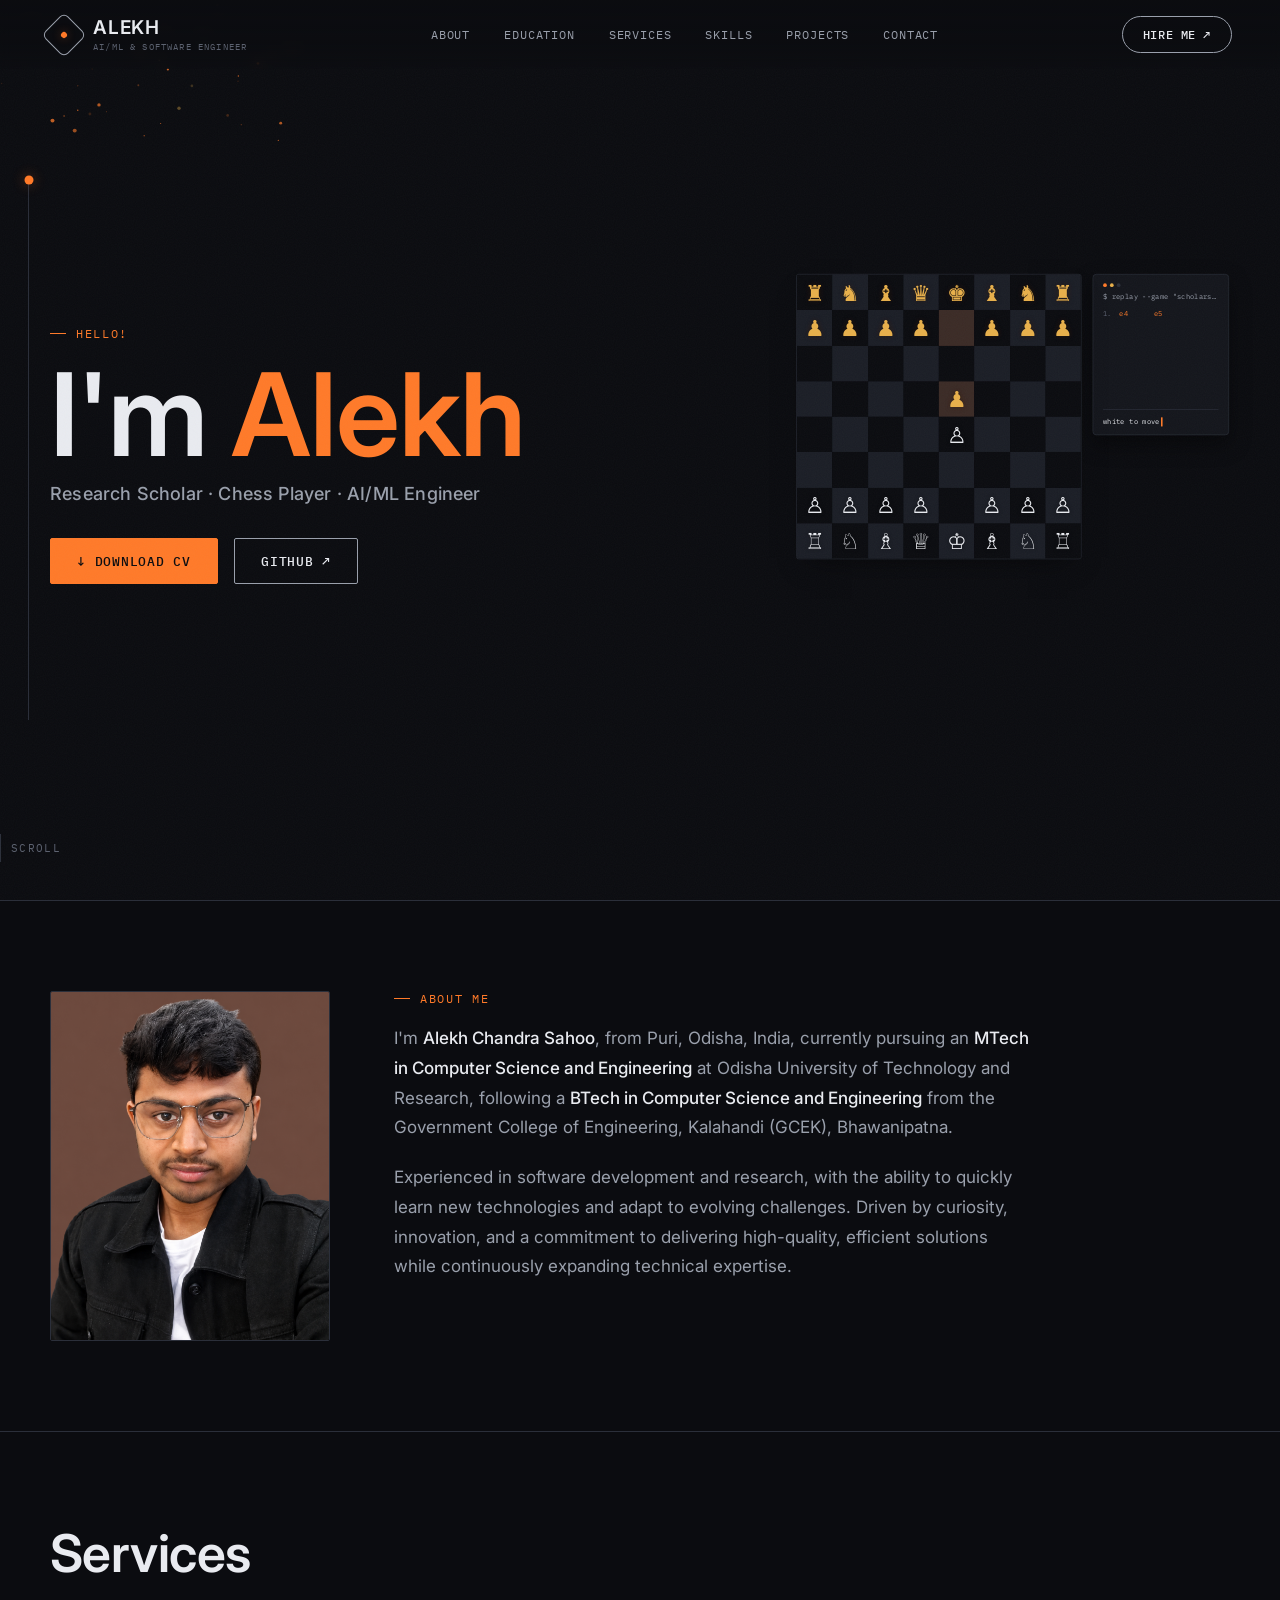
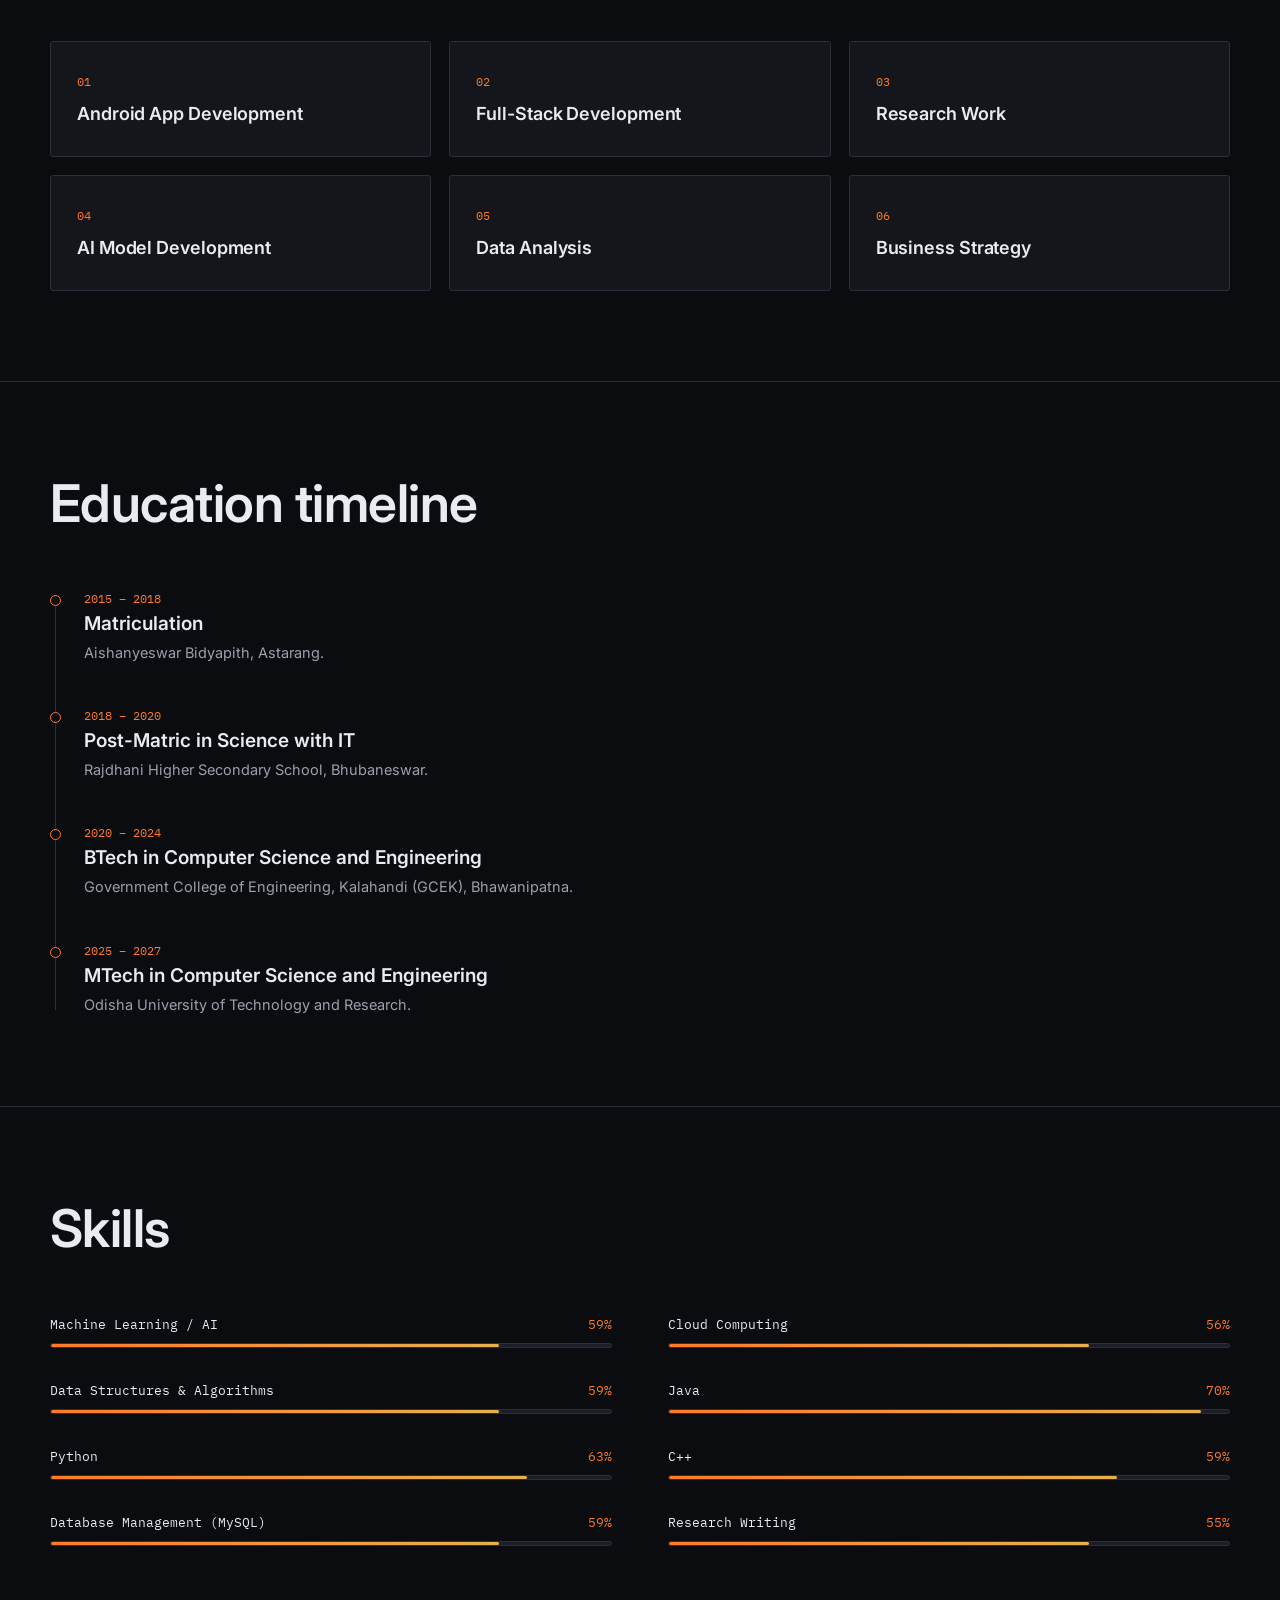
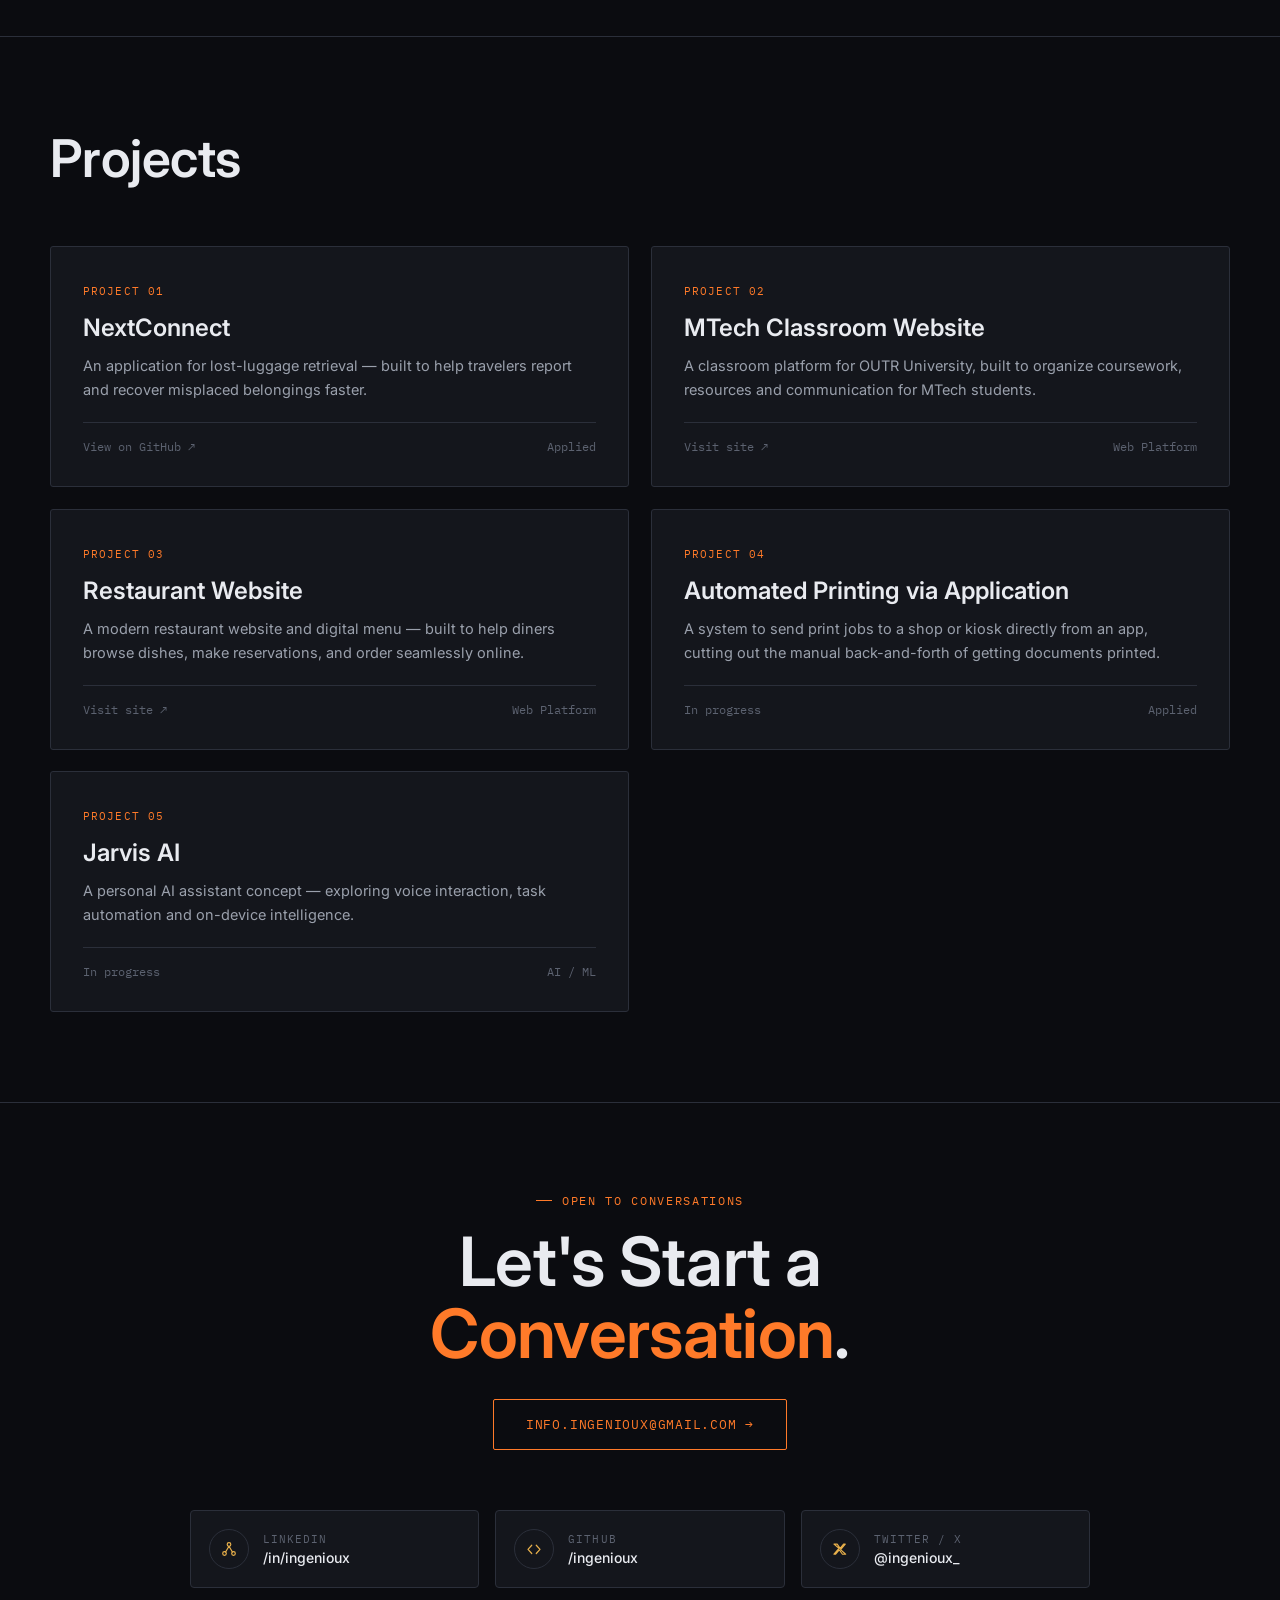
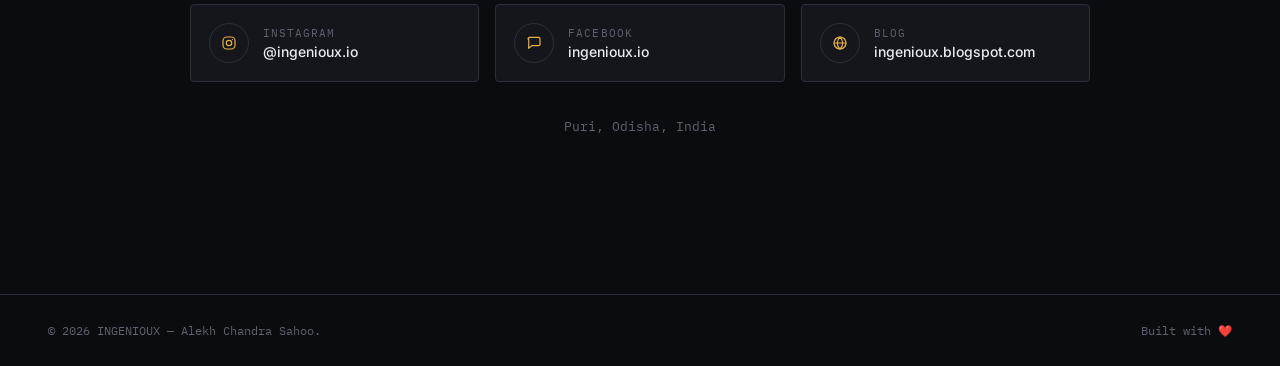
<file: index.html>
<!DOCTYPE html>
<html lang="en">
<head>
<meta charset="UTF-8">
<meta name="viewport" content="width=device-width, initial-scale=1.0">
<title>Ingenioux || Hay Alekh!</title>

<!-- SEO Metadata (not visible in title/tab) -->
<meta name="description" content="I'm Alekh Chandra Sahoo, from Puri, Odisha, India, currently pursuing an MTech in Computer Science and Engineering at Odisha University of Technology and Research, following a BTech in Computer Science and Engineering from the Government College of Engineering, Kalahandi (GCEK), Bhawanipatna.">
<meta name="keywords" content="Alekh Chandra Sahoo, Alekha Chandra Sahoo, Portfolio,  Alekh Sahoo, Alekh, INGENIOUX, Ingenioux, Ingenious, Ingeniux, Alekh Chandra Sahoo Puri Odisha, Alekh Chandra Sahoo MTech, Alekh Chandra Sahoo GCEK, Alekh Chandra Sahoo OUTR">
<meta name="author" content="Alekh Chandra Sahoo">
<meta name="robots" content="index, follow">
<link rel="canonical" href="https://ingenioux.in/">

<!-- Open Graph -->
<meta property="og:type" content="website">
<meta property="og:title" content="Portfolio - Alekh Chandra Sahoo">
<meta property="og:description" content="I'm Alekh Chandra Sahoo, from Puri, Odisha, India, currently pursuing an MTech in Computer Science and Engineering at Odisha University of Technology and Research, following a BTech in Computer Science and Engineering from the Government College of Engineering, Kalahandi (GCEK), Bhawanipatna.">
<meta property="og:site_name" content="INGENIOUX">
<meta property="og:url" content="https://ingenioux.in/">
<meta property="og:image" content="https://ingenioux.in/Storage/Images/ingenioux_round.png">

<!-- Twitter Card -->
<meta name="twitter:card" content="summary_large_image">
<meta name="twitter:title" content="Portfolio - Alekh Chandra Sahoo">
<meta name="twitter:description" content="I'm Alekh Chandra Sahoo, from Puri, Odisha, India, currently pursuing an MTech in Computer Science and Engineering at Odisha University of Technology and Research, following a BTech in Computer Science and Engineering from the Government College of Engineering, Kalahandi (GCEK), Bhawanipatna.">
<meta name="twitter:image" content="https://ingenioux.in/Storage/Images/ingenioux_round.png">

<!-- Structured Data: ties this site to your name in Google's Knowledge Graph -->
<script type="application/ld+json">
{
  "@context": "https://schema.org",
  "@type": "Person",
  "name": "Alekh Chandra Sahoo",
  "alternateName": "Alekha Chandra Sahoo",
  "url": "https://ingenioux.in/",
  "image": "https://ingenioux.com/Storage/Images/ingenioux_round.png",
  "jobTitle": "AI/ML Engineer & Research Scholar",
  "affiliation": {
    "@type": "CollegeOrUniversity",
    "name": "Odisha University of Technology and Research"
  },
  "alumniOf": {
    "@type": "CollegeOrUniversity",
    "name": "Government College of Engineering, Kalahandi (GCEK)"
  },
  "worksFor": {
    "@type": "Organization",
    "name": "INGENIOUX"
  },
  "address": {
    "@type": "PostalAddress",
    "addressLocality": "Puri",
    "addressRegion": "Odisha",
    "addressCountry": "IN"
  },
  "sameAs": [
    "https://www.linkedin.com/in/ingenioux/",
    "https://github.com/ingenioux",
    "https://twitter.com/ingenioux_",
    "https://www.instagram.com/ingenioux.io/"
  ]
}
</script>

<link rel="icon" type="image/svg+xml" href="Storage/Images/ingenioux_round.png">
<link rel="preconnect" href="https://fonts.googleapis.com">
<link rel="preconnect" href="https://fonts.gstatic.com" crossorigin>
<link href="https://fonts.googleapis.com/css2?family=IBM+Plex+Mono:wght@400;500;600&family=Inter:wght@400;500;600&display=swap" rel="stylesheet">
<link href="https://api.fontshare.com/v2/css?f[]=clash-display@500,600,700&display=swap" rel="stylesheet">
<link rel="stylesheet" href="style.css">
</head>
<body>

<div class="noise"></div>

<div class="spine">
  <div class="spine-track">
    <div class="spine-fill" id="spineFill"></div>
    <div class="spine-dot" id="spineDot"></div>
  </div>
</div>

<nav>
  <div class="brand">
    <div class="brand-icon"></div>
    <div class="brand-text">
      <span class="brand-name">ALEKH</span>
      <span class="brand-tag">AI/ML &amp; Software Engineer</span>
    </div>
  </div>
  <div class="nav-links">
    <a href="#about">About</a>
    <a href="#education">Education</a>
    <a href="#services">Services</a>
    <a href="#skills">Skills</a>
    <a href="#projects">Projects</a>
    <a href="#contact">Contact</a>
  </div>
  <a href="#contact" class="nav-cta">Hire me ↗</a>
</nav>

<!-- ================= HERO ================= -->
<section class="hero">
  <canvas id="ember-canvas"></canvas>

  <div class="chess-hero" id="chessHero" aria-hidden="true">
    <div class="chess-board chess-board-hero" id="chessBoard"></div>
    <div class="chess-hero-terminal">
      <div class="term-dots"><span></span><span></span><span></span></div>
      <div class="term-line">$ replay --game "scholars-mate"</div>
      <div class="chess-move-list" id="chessMoveList"></div>
      <div class="chess-status-line">
        <span id="chessStatus">white to move</span><span class="term-cursor">▍</span>
      </div>
    </div>
  </div>

  <div class="wrap hero-inner">
    <div class="eyebrow">Hello!</div>
    <h1>I'm <em>Alekh</em></h1>
    <p class="hero-tagline">Research Scholar · Chess Player · AI/ML Engineer</p>
    <div class="hero-btns">
      <a class="hero-btn hero-btn-primary" href="documents/Resume.pdf" target="_blank" rel="noopener">↓ Download CV</a>
      <a class="hero-btn hero-btn-ghost" href="https://github.com/ingenioux">GitHub ↗</a>
    </div>
  </div>
  <div class="scroll-cue"><div class="bar"></div>Scroll</div>
</section>

<!-- ================= ABOUT ================= -->
<section class="about" id="about">
  <div class="wrap">
    <div class="about-grid reveal">
      <img class="portrait-image" src="Storage/Images/about.png" alt="Alekh Chandra Sahoo">
      <div class="about-body">
        <div class="eyebrow">About me</div>
        <p>I'm <strong>Alekh Chandra Sahoo</strong>, from Puri, Odisha, India, currently pursuing an
          <strong>MTech in Computer Science and Engineering</strong> at Odisha University of Technology
          and Research, following a <strong>BTech in Computer Science and Engineering</strong> from the
          Government College of Engineering, Kalahandi (GCEK), Bhawanipatna.</p>

          <p>Experienced in software development and research, with the ability to quickly learn new technologies 
            and adapt to evolving challenges. Driven by curiosity, innovation, and a commitment to delivering 
            high-quality, efficient solutions while continuously expanding technical expertise.</p>

      </div>
    </div>
  </div>
</section>

<!-- ================= SERVICES ================= -->
<section class="services" id="services">
  <div class="wrap">
    <div class="section-head reveal">
      <h2 class="section-title">Services</h2>
      <div class="section-note"></div>
    </div>
    <div class="services-grid">
      <div class="service-item reveal"><span class="s-num">01</span><h4>Android App Development</h4></div>
      <div class="service-item reveal"><span class="s-num">02</span><h4>Full-Stack Development</h4></div>
      <div class="service-item reveal"><span class="s-num">03</span><h4>Research Work</h4></div>
      <div class="service-item reveal"><span class="s-num">04</span><h4>AI Model Development</h4></div>
      <div class="service-item reveal"><span class="s-num">05</span><h4>Data Analysis</h4></div>
      <div class="service-item reveal"><span class="s-num">06</span><h4>Business Strategy</h4></div>
    </div>
  </div>
</section>

<!-- ================= EDUCATION ================= -->
<section class="milestones" id="education">
  <div class="wrap">
    <div class="section-head reveal">
      <h2 class="section-title">Education timeline</h2>
      <div class="section-note"></div>
    </div>
    <div class="m-list">
      <div class="m-fill" id="mFill"></div>
      <div class="m-item reveal">
        <span class="y">2015 – 2018</span>
        <h4>Matriculation</h4>
        <p>Aishanyeswar Bidyapith, Astarang.</p>
      </div>
      <div class="m-item reveal">
        <span class="y">2018 – 2020</span>
        <h4>Post-Matric in Science with IT</h4>
        <p>Rajdhani Higher Secondary School, Bhubaneswar.</p>
      </div>
      <div class="m-item reveal">
        <span class="y">2020 – 2024</span>
        <h4>BTech in Computer Science and Engineering</h4>
        <p>Government College of Engineering, Kalahandi (GCEK), Bhawanipatna.</p>
      </div>
      <div class="m-item reveal">
        <span class="y">2025 – 2027</span>
        <h4>MTech in Computer Science and Engineering</h4>
        <p>Odisha University of Technology and Research.</p>
      </div>
    </div>
  </div>
</section>

<!-- ================= SKILLS ================= -->
<section class="skills" id="skills">
  <div class="wrap">
    <div class="section-head reveal">
      <h2 class="section-title">Skills</h2>
      <div class="section-note"></div>
    </div>

    <div class="skills-grid">
      <div class="skill-item reveal" data-percent="80">
        <div class="skill-top"><span>Machine Learning / AI</span><span class="skill-pct">0%</span></div>
        <div class="skill-track"><div class="skill-fill"></div></div>
      </div>
      <div class="skill-item reveal" data-percent="75">
        <div class="skill-top"><span>Cloud Computing</span><span class="skill-pct">0%</span></div>
        <div class="skill-track"><div class="skill-fill"></div></div>
      </div>
      <div class="skill-item reveal" data-percent="80">
        <div class="skill-top"><span>Data Structures &amp; Algorithms</span><span class="skill-pct">0%</span></div>
        <div class="skill-track"><div class="skill-fill"></div></div>
      </div>
      <div class="skill-item reveal" data-percent="95">
        <div class="skill-top"><span>Java</span><span class="skill-pct">0%</span></div>
        <div class="skill-track"><div class="skill-fill"></div></div>
      </div>
      <div class="skill-item reveal" data-percent="85">
        <div class="skill-top"><span>Python</span><span class="skill-pct">0%</span></div>
        <div class="skill-track"><div class="skill-fill"></div></div>
      </div>
      <div class="skill-item reveal" data-percent="80">
        <div class="skill-top"><span>C++</span><span class="skill-pct">0%</span></div>
        <div class="skill-track"><div class="skill-fill"></div></div>
      </div>
      <div class="skill-item reveal" data-percent="80">
        <div class="skill-top"><span>Database Management (MySQL)</span><span class="skill-pct">0%</span></div>
        <div class="skill-track"><div class="skill-fill"></div></div>
      </div>
      <div class="skill-item reveal" data-percent="75">
        <div class="skill-top"><span>Research Writing</span><span class="skill-pct">0%</span></div>
        <div class="skill-track"><div class="skill-fill"></div></div>
      </div>
    </div>
  </div>
</section>

<!-- ================= PROJECTS ================= -->
<section class="work" id="projects">
  <div class="wrap">
    <div class="section-head reveal">
      <h2 class="section-title">Projects</h2>
      <div class="section-note"></div>
    </div>
    <div class="work-grid">

      <div class="work-card reveal">
        <div class="glow"></div>
        <div class="tag">Project 01</div>
        <h3>NextConnect</h3>
        <p>An application for lost-luggage retrieval — built to help travelers report and recover
          misplaced belongings faster.</p>
        <div class="meta"><span><a href="https://github.com/ingenioux/NextConnect" target="_blank" rel="noopener">View on GitHub ↗</a></span><span>Applied</span></div>
      </div>

      <div class="work-card reveal">
        <div class="glow"></div>
        <div class="tag">Project 02</div>
        <h3>MTech Classroom Website</h3>
        <p>A classroom platform for OUTR University, built to organize coursework, resources and
          communication for MTech students.</p>
        <div class="meta"><span><a href="https://outruniversity.github.io/" target="_blank" rel="noopener">Visit site ↗</a></span><span>Web Platform</span></div>
      </div>

      <div class="work-card reveal">
        <div class="glow"></div>
        <div class="tag">Project 03</div>
        <h3>Restaurant Website</h3>
        <p>A modern restaurant website and digital menu — built to help diners browse dishes, make
          reservations, and order seamlessly online.</p>
        <div class="meta"><span><a href="https://hyderabadxpress.github.io/" target="_blank" rel="noopener">Visit site ↗</a></span><span>Web Platform</span></div>
      </div>

      <div class="work-card reveal">
        <div class="glow"></div>
        <div class="tag">Project 04</div>
        <h3>Automated Printing via Application</h3>
        <p>A system to send print jobs to a shop or kiosk directly from an app, cutting out the
          manual back-and-forth of getting documents printed.</p>
        <div class="meta"><span>In progress</span><span>Applied</span></div>
      </div>

      <div class="work-card reveal">
        <div class="glow"></div>
        <div class="tag">Project 05</div>
        <h3>Jarvis AI</h3>
        <p>A personal AI assistant concept — exploring voice interaction, task automation and
          on-device intelligence.</p>
        <div class="meta"><span>In progress</span><span>AI / ML</span></div>
      </div>

    </div>
  </div>
</section>

<!-- ================= CONTACT ================= -->
<section class="contact" id="contact">
  <div class="wrap reveal">
    <div class="eyebrow" style="justify-content:center;">Open to conversations</div>
    <h2>Let's Start a<br><em>Conversation</em>.</h2>
    <a class="contact-cta" href="mailto:info.ingenioux@gmail.com">info.ingenioux@gmail.com →</a>

    <div class="connect-grid">
      <a class="connect-card" href="https://www.linkedin.com/in/ingenioux/" target="_blank" rel="noopener">
        <span class="connect-badge"><svg viewBox="0 0 24 24" width="18" height="18" fill="none" stroke="currentColor" stroke-width="1.6" stroke-linecap="round" stroke-linejoin="round"><circle cx="12" cy="6" r="2.4"/><circle cx="6" cy="18" r="2.4"/><circle cx="18" cy="18" r="2.4"/><path d="M12 8.4L7.4 16M12 8.4L16.6 16"/></svg></span>
        <span class="connect-info"><span class="connect-label">LinkedIn</span><span class="connect-handle">/in/ingenioux</span></span>
      </a>
      <a class="connect-card" href="https://github.com/ingenioux" target="_blank" rel="noopener">
        <span class="connect-badge"><svg viewBox="0 0 24 24" width="18" height="18" fill="none" stroke="currentColor" stroke-width="1.6" stroke-linecap="round" stroke-linejoin="round"><path d="M9 18L4 12.5L9 7M15 18L20 12.5L15 7"/></svg></span>
        <span class="connect-info"><span class="connect-label">GitHub</span><span class="connect-handle">/ingenioux</span></span>
      </a>
      <a class="connect-card" href="https://twitter.com/ingenioux_" target="_blank" rel="noopener">
        <span class="connect-badge"><svg viewBox="0 0 24 24" width="18" height="18" fill="none" stroke="currentColor" stroke-width="1.6" stroke-linecap="round" stroke-linejoin="round"><path d="M4 5.5h4.2l4 5.6 4.6-5.6H19l-6.2 7.4L19.5 19h-4.2l-4.4-6-5 6H4l6.6-7.9z"/></svg></span>
        <span class="connect-info"><span class="connect-label">Twitter / X</span><span class="connect-handle">@ingenioux_</span></span>
      </a>
      <a class="connect-card" href="https://www.instagram.com/ingenioux.io/" target="_blank" rel="noopener">
        <span class="connect-badge"><svg viewBox="0 0 24 24" width="18" height="18" fill="none" stroke="currentColor" stroke-width="1.6" stroke-linecap="round" stroke-linejoin="round"><rect x="4" y="4" width="16" height="16" rx="5"/><circle cx="12" cy="12" r="3.6"/><circle cx="16.6" cy="7.4" r="0.9" fill="currentColor" stroke="none"/></svg></span>
        <span class="connect-info"><span class="connect-label">Instagram</span><span class="connect-handle">@ingenioux.io</span></span>
      </a>
      <a class="connect-card" href="https://www.facebook.com/ingenioux.io" target="_blank" rel="noopener">
        <span class="connect-badge"><svg viewBox="0 0 24 24" width="18" height="18" fill="none" stroke="currentColor" stroke-width="1.6" stroke-linecap="round" stroke-linejoin="round"><path d="M4 6.5a2 2 0 0 1 2-2h12a2 2 0 0 1 2 2v7a2 2 0 0 1-2 2H9l-4 3.6V6.5z"/></svg></span>
        <span class="connect-info"><span class="connect-label">Facebook</span><span class="connect-handle">ingenioux.io</span></span>
      </a>
      <a class="connect-card" href="https://ingenioux.blogspot.com/" target="_blank" rel="noopener">
        <span class="connect-badge"><svg viewBox="0 0 24 24" width="18" height="18" fill="none" stroke="currentColor" stroke-width="1.6" stroke-linecap="round" stroke-linejoin="round"><circle cx="12" cy="12" r="8"/><path d="M4 12h16M12 4c2.4 2.2 3.6 5 3.6 8s-1.2 5.8-3.6 8c-2.4-2.2-3.6-5-3.6-8s1.2-5.8 3.6-8z"/></svg></span>
        <span class="connect-info"><span class="connect-label">Blog</span><span class="connect-handle">ingenioux.blogspot.com</span></span>
      </a>
    </div>

    <div style="margin-top:36px;font-family:var(--font-mono);font-size:12.5px;color:var(--text-faint);">
      Puri, Odisha, India
    </div>
  </div>
</section>

<footer>
  <div>© 2026 INGENIOUX — Alekh Chandra Sahoo.</div>
  <div>Built with ❤️</div>
</footer>

<div class="cursor-dot" id="cursorDot"></div>
<div class="cursor-ring" id="cursorRing"></div>

<script src="script.js"></script>
</body>
</html>
</file>
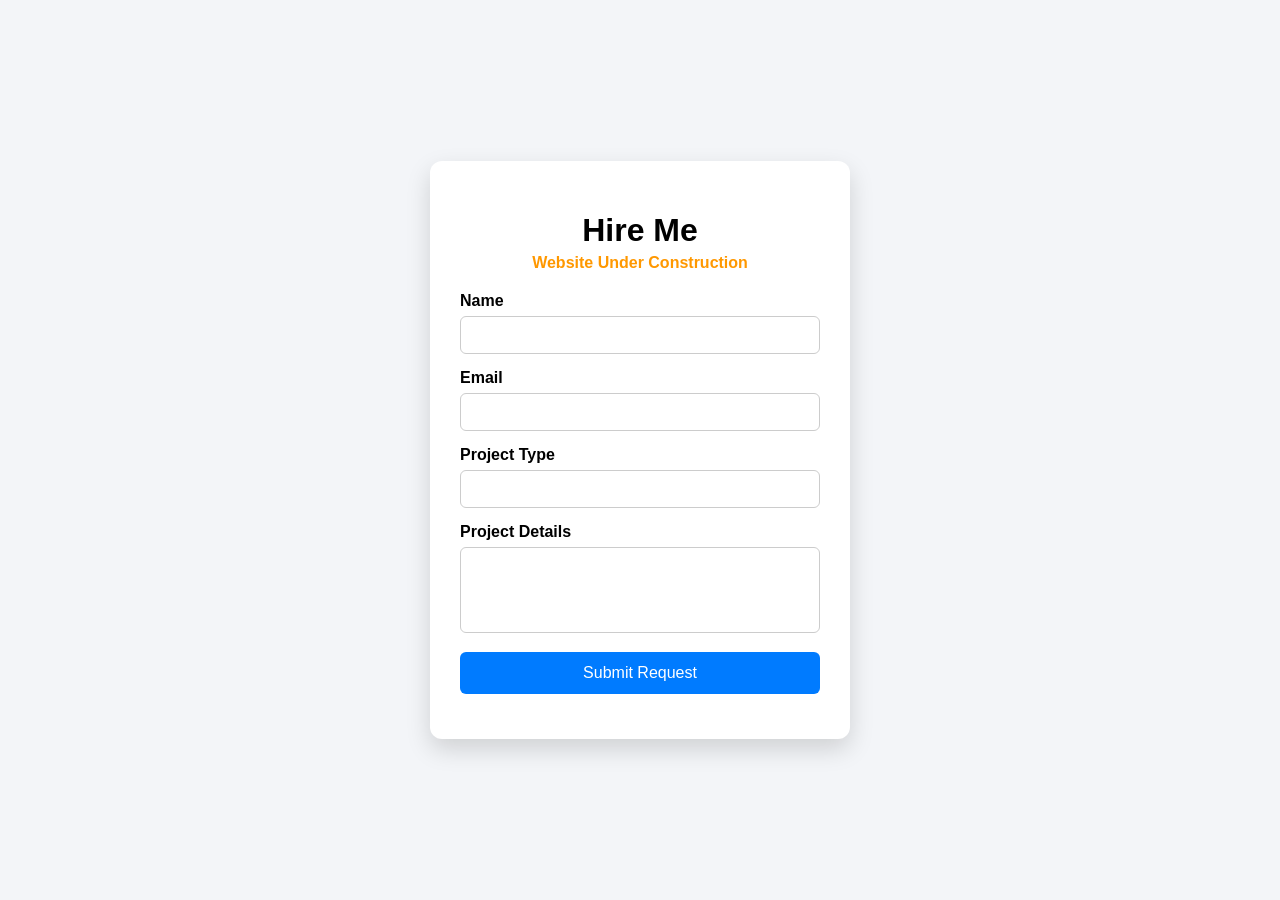
<file: webpages/hireme.html>
<!DOCTYPE html>
<html lang="en">
<head>
<meta charset="UTF-8">
<meta name="viewport" content="width=device-width, initial-scale=1.0">
<title>Hire Me | Under Construction</title>

<style>

*{
box-sizing:border-box;
}

body{
font-family:Arial, sans-serif;
background:#f3f5f8;
margin:0;
padding:20px;
display:flex;
justify-content:center;
align-items:center;
min-height:100vh;
}

/* CARD */

.container{
background:white;
width:100%;
max-width:420px;
padding:30px;
border-radius:12px;
box-shadow:0 10px 25px rgba(0,0,0,0.15);
}

/* HEADER */

h1{
text-align:center;
margin-bottom:5px;
}

.status{
text-align:center;
color:#ff9800;
font-weight:bold;
margin-bottom:20px;
}

/* FORM */

label{
font-weight:600;
}

input, textarea{
width:100%;
padding:10px;
margin-top:6px;
margin-bottom:15px;
border-radius:6px;
border:1px solid #ccc;
font-size:14px;
}

textarea{
resize:none;
}

/* BUTTON */

button{
width:100%;
padding:12px;
border:none;
background:#007bff;
color:white;
border-radius:6px;
font-size:16px;
cursor:pointer;
transition:0.2s;
}

button:hover{
background:#0056b3;
}

.message{
margin-top:15px;
text-align:center;
color:green;
font-weight:500;
}

/* MOBILE IMPROVEMENT */

@media(max-width:480px){

.container{
padding:22px;
}

h1{
font-size:24px;
}

}

</style>
</head>

<body>

<div class="container">

<h1>Hire Me</h1>
<div class="status">Website Under Construction</div>

<form id="hireForm">

<label>Name</label>
<input type="text" id="name" required>

<label>Email</label>
<input type="email" id="email" required>

<label>Project Type</label>
<input type="text" id="project">

<label>Project Details</label>
<textarea id="details" rows="4"></textarea>

<button type="submit">Submit Request</button>

</form>

<div class="message" id="msg"></div>

</div>

<script>

document.getElementById("hireForm").addEventListener("submit",function(e){

e.preventDefault();

let name=document.getElementById("name").value;

document.getElementById("msg").innerHTML=
"Thank you "+name+"! Due to maintenance, we are currently unable to save your request. Please contact me at info.ingenioux@gmail.com";

this.reset();

});

</script>

</body>
</html>
</file>
<file: style.css>
:root{
  --bg:#0b0c10;
  --surface:#14161c;
  --surface-2:#1b1e26;
  --line:#2b2f3a;
  --text:#e9ebf0;
  --text-dim:#9aa0ac;
  --text-faint:#5c6270;
  --ember:#ff7a29;
  --ember-soft:rgba(255,122,41,0.14);
  --gold:#e8b04b;
  --gold-soft:rgba(232,176,75,0.16);
  --font-display:'Clash Display', 'Inter', sans-serif;
  --font-mono:'IBM Plex Mono', monospace;
  --font-body:'Inter', sans-serif;
}
*{margin:0;padding:0;box-sizing:border-box;}
html{scroll-behavior:smooth;}
body{
  background:var(--bg);
  color:var(--text);
  font-family:var(--font-body);
  overflow-x:hidden;
  -webkit-font-smoothing:antialiased;
}
::selection{background:var(--ember);color:#0b0c10;}
a{color:inherit;text-decoration:none;}

.noise{
  position:fixed;inset:0;pointer-events:none;z-index:2;opacity:.035;
  background-image:url("data:image/svg+xml,%3Csvg xmlns='http://www.w3.org/2000/svg' width='120' height='120'%3E%3Cfilter id='n'%3E%3CfeTurbulence type='fractalNoise' baseFrequency='0.9' numOctaves='2' stitchTiles='stitch'/%3E%3C/filter%3E%3Crect width='100%25' height='100%25' filter='url(%23n)'/%3E%3C/svg%3E");
}

/* ---------- thread / scroll spine ---------- */
.spine{
  position:fixed;left:28px;top:0;bottom:0;width:1px;z-index:40;
  display:flex;align-items:center;pointer-events:none;
}
.spine-track{position:relative;width:1px;height:60vh;background:var(--line);}
.spine-fill{position:absolute;top:0;left:0;width:1px;height:0%;background:linear-gradient(var(--ember),var(--gold));transition:height .08s linear;}
.spine-dot{position:absolute;left:50%;transform:translate(-50%,-50%);width:9px;height:9px;border-radius:50%;background:var(--ember);box-shadow:0 0 12px 3px var(--ember-soft);top:0%;transition:top .08s linear;}
@media (max-width:900px){.spine{display:none;}}

/* ---------- nav ---------- */
nav{
  position:fixed;top:0;left:0;right:0;z-index:50;
  display:flex;align-items:center;justify-content:space-between;
  padding:16px 48px;
  background:linear-gradient(to bottom, rgba(11,12,16,.92), rgba(11,12,16,.7) 70%, transparent);
  backdrop-filter:blur(6px);
}
.brand{display:flex;align-items:center;gap:13px;}
.brand-icon{
  position:relative;width:32px;height:32px;flex:0 0 auto;
  border:1.5px solid var(--text-dim);border-radius:6px;transform:rotate(45deg);
}
.brand-icon::after{
  content:'';position:absolute;top:50%;left:50%;width:6px;height:6px;border-radius:50%;
  background:var(--ember);box-shadow:0 0 8px 2px var(--ember-soft);transform:translate(-50%,-50%);
}
.brand-text{display:flex;flex-direction:column;line-height:1.15;}
.brand-name{font-family:var(--font-display);font-weight:600;font-size:19px;letter-spacing:.04em;color:var(--text);}
.brand-tag{font-family:var(--font-mono);font-size:9px;letter-spacing:.13em;text-transform:uppercase;color:var(--text-faint);margin-top:3px;}
.nav-links{display:flex;gap:34px;font-family:var(--font-mono);font-size:12px;letter-spacing:.07em;text-transform:uppercase;color:var(--text-dim);}
.nav-links a{position:relative;transition:color .2s;}
.nav-links a:hover{color:var(--text);}
.nav-links a::after{content:'';position:absolute;bottom:-5px;left:0;width:0;height:1px;background:var(--ember);transition:width .25s;}
.nav-links a:hover::after{width:100%;}
.nav-cta{
  display:inline-flex;align-items:center;gap:6px;
  font-family:var(--font-mono);font-size:11.5px;letter-spacing:.05em;text-transform:uppercase;font-weight:500;
  border:1px solid var(--text-dim);padding:10px 20px;border-radius:24px;color:var(--text);
  transition:border-color .2s, background .2s, color .2s;
}
.nav-cta:hover{border-color:var(--ember);background:var(--ember-soft);color:var(--ember);}
@media (max-width:900px){.nav-links{display:none;} nav{padding:16px 22px;}}

section{position:relative;padding:0 48px;}
@media (max-width:900px){section{padding:0 22px;}}
.wrap{max-width:1180px;margin:0 auto;}
.eyebrow{
  font-family:var(--font-mono);font-size:12px;letter-spacing:.14em;text-transform:uppercase;color:var(--ember);
  display:flex;align-items:center;gap:10px;margin-bottom:18px;
}
.eyebrow::before{content:'';width:16px;height:1px;background:var(--ember);}

/* ---------- hero ---------- */
.hero{
  min-height:100vh;display:flex;flex-direction:column;justify-content:center;
  padding:100px 48px 90px;position:relative;overflow:hidden;
}
@media (max-width:900px){.hero{padding:100px 22px 90px;}}
@media (max-width:700px){.hero{padding:100px 22px 70px;}}
@media (max-width:480px){
  .hero{padding:90px 20px 56px;}
  .hero h1{font-size:clamp(38px,12vw,58px);line-height:1.02;}
  .hero-tagline{font-size:13.5px;line-height:1.55;margin-top:10px;}
}
#ember-canvas{position:absolute;inset:0;z-index:0;}
.hero-inner{position:relative;z-index:1;max-width:1180px;margin:0 auto;width:100%;}
.hero h1{
  font-family:var(--font-display);font-weight:600;
  font-size:clamp(52px,9vw,124px);line-height:.96;letter-spacing:-.01em;
  opacity:0;animation:heroIn 1s cubic-bezier(.2,.7,.2,1) .15s forwards;
}
.hero h1 em{font-style:normal;color:var(--ember);}
.hero-tagline{
  font-size:clamp(15px,1.6vw,18px);font-weight:500;color:var(--text-dim);
  letter-spacing:.01em;margin-top:14px;
  opacity:0;animation:heroIn .9s cubic-bezier(.2,.7,.2,1) .3s forwards;
}
@keyframes heroIn{
  from{opacity:0;transform:translateY(24px);}
  to{opacity:1;transform:translateY(0);}
}
.hero-btns{
  display:flex;gap:16px;flex-wrap:wrap;margin-top:34px;
  opacity:0;animation:heroIn .9s cubic-bezier(.2,.7,.2,1) .45s forwards;
}
.hero-btn{
  display:inline-flex;align-items:center;gap:10px;
  font-family:var(--font-mono);font-size:12.5px;letter-spacing:.06em;text-transform:uppercase;font-weight:500;
  padding:14px 26px;border-radius:2px;transition:background .25s, color .25s, border-color .25s, transform .2s;
  will-change:transform;
}
.magnetic{transition:transform .25s cubic-bezier(.2,.8,.2,1);}
.hero-btn-primary{background:var(--ember);color:#0b0c10;border:1px solid var(--ember);}
.hero-btn-primary:hover{transform:translateY(-2px);background:#ff8c47;}
.hero-btn-ghost{border:1px solid var(--text-dim);color:var(--text);}
.hero-btn-ghost:hover{border-color:var(--ember);color:var(--ember);background:var(--ember-soft);transform:translateY(-2px);}
@media (max-width:480px){
  .hero-btns{gap:12px;margin-top:26px;}
  .hero-btn{padding:12px 20px;font-size:11.5px;flex:1 1 auto;justify-content:center;}
}
.hero-sub{
  margin-top:20px;max-width:560px;font-size:18px;line-height:1.6;color:var(--text-dim);
  opacity:0;animation:heroIn .9s cubic-bezier(.2,.7,.2,1) .45s forwards;
}
.hero-meta{
  margin-top:36px;display:flex;gap:48px;flex-wrap:wrap;
  font-family:var(--font-mono);font-size:12.5px;color:var(--text-faint);
  opacity:0;animation:heroIn .9s cubic-bezier(.2,.7,.2,1) .7s forwards;
}
.hero-meta div span{display:block;color:var(--text);font-size:15px;margin-bottom:4px;font-family:var(--font-body);}
.scroll-cue{
  position:absolute;bottom:38px;left:0;display:flex;align-items:center;gap:10px;
  font-family:var(--font-mono);font-size:11px;letter-spacing:.12em;text-transform:uppercase;color:var(--text-faint);
}
.scroll-cue .bar{width:1px;height:28px;background:var(--line);position:relative;overflow:hidden;}
.scroll-cue .bar::after{content:'';position:absolute;top:-100%;left:0;width:100%;height:100%;background:var(--ember);animation:cue 1.8s infinite;}
@keyframes cue{0%{top:-100%;}100%{top:100%;}}

/* ---------- chessboard hero decoration ---------- */
.chess-hero{
  --chess-scale:1;
  position:absolute;top:56%;right:11%;transform:translateY(-50%) scale(var(--chess-scale));
  transform-origin:top right;
  display:flex;align-items:flex-start;gap:18px;
  z-index:0;pointer-events:none;
  opacity:0;animation:circuitIn 1.4s cubic-bezier(.2,.7,.2,1) .9s forwards;
}
@keyframes circuitIn{
  from{opacity:0;transform:translateY(-50%) scale(calc(var(--chess-scale) * .92));}
  to{opacity:1;transform:translateY(-50%) scale(var(--chess-scale));}
}
/* scale it down on laptop-size screens instead of hiding it outright */
@media (max-width:1560px){.chess-hero{--chess-scale:0.8;right:6%;}}
@media (max-width:1280px){.chess-hero{--chess-scale:0.62;right:4%;}}
/* below this there just isn't room next to the hero text, so hide it */
@media (max-width:900px){.chess-hero{display:none;}}

.chess-hero-terminal{
  width:220px;flex:0 0 auto;
  background:var(--surface);border:1px solid var(--line);border-radius:6px;
  padding:14px 16px;font-family:var(--font-mono);font-size:11px;color:var(--text-dim);
  box-shadow:0 14px 34px rgba(0,0,0,.45);
  animation:termFloat 5s ease-in-out infinite;
}
.chess-hero-terminal .term-line{color:var(--text-dim);margin-bottom:12px;white-space:nowrap;overflow:hidden;text-overflow:ellipsis;}
.chess-move-list{height:150px;overflow-y:auto;display:flex;flex-direction:column;gap:6px;}
.chess-move-list::-webkit-scrollbar{width:4px;}
.chess-move-list::-webkit-scrollbar-thumb{background:var(--line);border-radius:2px;}
.chess-move-row{display:flex;gap:8px;opacity:0;animation:moveIn .35s ease forwards;}
.chess-move-row .mv-num{color:var(--text-faint);width:18px;flex:0 0 auto;}
.chess-move-row .mv-w{color:var(--text);min-width:48px;}
.chess-move-row .mv-b{color:var(--text);}
.chess-move-row.current .mv-w, .chess-move-row.current .mv-b{color:var(--ember);}
@keyframes moveIn{from{opacity:0;transform:translateX(-6px);}to{opacity:1;transform:translateX(0);}}
.chess-status-line{margin-top:12px;padding-top:12px;border-top:1px solid var(--line);color:var(--text);}
.chess-status-line .term-cursor{margin-left:2px;}

.term-dots{display:flex;gap:5px;margin-bottom:9px;}
.term-dots span{width:6px;height:6px;border-radius:50%;background:var(--line);display:inline-block;}
.term-dots span:nth-child(1){background:var(--ember);}
.term-dots span:nth-child(2){background:var(--gold);}
.term-cursor{display:inline-block;margin-left:2px;color:var(--ember);animation:cursorBlink 1s steps(2) infinite;}
@keyframes termFloat{0%,100%{transform:translateY(0);}50%{transform:translateY(-8px);}}
@keyframes cursorBlink{50%{opacity:0;}}

@media (prefers-reduced-motion: reduce){
  .chess-hero{animation:none;opacity:1;}
  .chess-hero-terminal{animation:none;}
  .term-cursor{animation:none;}
  .chess-move-row{animation:none;opacity:1;}
}

/* ---------- section heads ---------- */
.section-head{display:flex;justify-content:space-between;align-items:flex-end;margin-bottom:56px;gap:24px;flex-wrap:wrap;}
h2.section-title{font-family:var(--font-display);font-weight:600;font-size:clamp(32px,4.4vw,52px);letter-spacing:-.01em;}
.section-note{font-family:var(--font-mono);font-size:12.5px;color:var(--text-faint);max-width:280px;text-align:right;line-height:1.6;}
@media (max-width:700px){.section-note{text-align:left;}}

.reveal{opacity:0;transform:translateY(28px);transition:opacity .7s ease, transform .7s ease;}
.reveal.in{opacity:1;transform:translateY(0);}

/* ---------- about ---------- */
.about{padding-top:90px;padding-bottom:90px;border-top:1px solid var(--line);}
.about-grid{display:grid;grid-template-columns:280px 1fr;gap:64px;}
@media (max-width:800px){
  .about-grid{grid-template-columns:1fr;gap:36px;}
  .about-grid .portrait, .about-grid .portrait-image{max-width:220px;margin:0 auto;}
}
.portrait, .portrait-image{
  width:100%;max-width:280px;aspect-ratio:4/5;object-fit:cover;
  border:1px solid var(--line);border-radius:2px;display:block;
}
.about-body p{font-size:17px;line-height:1.75;color:var(--text-dim);margin-bottom:20px;max-width:640px;}
.about-body strong{color:var(--text);font-weight:500;}
.cv-btn{
  display:inline-flex;align-items:center;gap:10px;margin-top:26px;
  font-family:var(--font-mono);font-size:12.5px;letter-spacing:.06em;text-transform:uppercase;font-weight:500;
  border:1px solid var(--ember);color:var(--ember);padding:14px 26px;border-radius:2px;
  transition:background .25s, color .25s, transform .2s;
}
.cv-btn:hover{background:var(--ember);color:#0b0c10;transform:translateY(-2px);}

/* ---------- services ---------- */
.services{padding-top:90px;padding-bottom:90px;border-top:1px solid var(--line);}
.services-grid{display:grid;grid-template-columns:repeat(3,1fr);gap:18px;}
@media (max-width:800px){.services-grid{grid-template-columns:1fr 1fr;}}
@media (max-width:500px){.services-grid{grid-template-columns:1fr;}}
.service-item{
  background:var(--surface);border:1px solid var(--line);border-radius:3px;
  padding:32px 26px;transition:border-color .25s ease, transform .25s ease, background .25s ease;
}
.service-item:hover{border-color:var(--ember);background:var(--surface-2);transform:translateY(-4px);}
.service-item .s-num{font-family:var(--font-mono);font-size:12px;color:var(--ember);display:block;margin-bottom:14px;font-variant-numeric:tabular-nums;}
.service-item h4{font-family:var(--font-display);font-weight:600;font-size:18px;letter-spacing:-.005em;}

/* ---------- education (milestones) ---------- */
.milestones{padding-top:90px;padding-bottom:90px;border-top:1px solid var(--line);}
.m-list{position:relative;padding-left:34px;}
.m-list::before{content:'';position:absolute;left:5px;top:6px;bottom:6px;width:1px;background:var(--line);}
.m-fill{position:absolute;left:5px;top:6px;width:1px;height:0;background:linear-gradient(180deg,var(--ember),var(--gold));box-shadow:0 0 8px 1px var(--ember-soft);transition:height .25s linear;z-index:1;}
.m-item{position:relative;padding-bottom:44px;}
.m-item:last-child{padding-bottom:0;}
.m-item::before{content:'';position:absolute;left:-34px;top:4px;width:9px;height:9px;border-radius:50%;background:var(--bg);border:1px solid var(--ember);z-index:2;transition:background .3s ease, box-shadow .3s ease, transform .3s ease;}
.m-item.lit::before{background:var(--ember);box-shadow:0 0 10px 2px var(--ember-soft);transform:scale(1.15);}
.m-item .y{font-family:var(--font-mono);font-size:12px;color:var(--ember);margin-bottom:6px;display:block;}
.m-item h4{font-family:var(--font-display);font-weight:600;font-size:19px;margin-bottom:6px;}
.m-item p{color:var(--text-dim);font-size:14.5px;line-height:1.6;max-width:600px;}

/* ---------- skills ---------- */
.skills{padding-top:90px;padding-bottom:90px;border-top:1px solid var(--line);}
.skills-grid{display:grid;grid-template-columns:1fr 1fr;gap:34px 56px;}
@media (max-width:800px){.skills-grid{grid-template-columns:1fr;gap:26px;}}
.skill-top{display:flex;justify-content:space-between;font-family:var(--font-mono);font-size:13px;margin-bottom:10px;}
.skill-top span:first-child{color:var(--text);}
.skill-pct{color:var(--ember);}
.skill-track{width:100%;height:5px;border-radius:3px;background:var(--surface-2);border:1px solid var(--line);overflow:hidden;}
.skill-fill{
  height:100%;width:0%;border-radius:3px;
  background:linear-gradient(90deg,var(--ember),var(--gold));
  transition:width 1.3s cubic-bezier(.2,.8,.2,1);
  box-shadow:0 0 10px 1px var(--ember-soft);
}

/* ---------- projects (work) ---------- */
.work{padding-top:90px;padding-bottom:90px;border-top:1px solid var(--line);}
.work-grid{display:grid;grid-template-columns:repeat(2,1fr);gap:22px;perspective:1200px;}
@media (max-width:800px){.work-grid{grid-template-columns:1fr;}}
.work-card{
  border:1px solid var(--line);border-radius:3px;padding:32px;background:var(--surface);
  position:relative;overflow:hidden;transition:transform .5s cubic-bezier(.2,.8,.2,1), border-color .35s ease, box-shadow .5s ease;
  transform-style:preserve-3d;will-change:transform;
}
.work-card:hover{border-color:var(--ember);box-shadow:0 22px 44px -20px rgba(0,0,0,.55);}
.work-card h3, .work-card p, .work-card .tag, .work-card .meta{transform:translateZ(28px);}
.work-card .glow{
  position:absolute;width:260px;height:260px;border-radius:50%;
  background:radial-gradient(circle,var(--ember-soft),transparent 70%);
  left:var(--x,50%);top:var(--y,50%);transform:translate(-50%,-50%);
  opacity:0;transition:opacity .3s;pointer-events:none;
}
.work-card:hover .glow{opacity:1;}
.work-card .tag{font-family:var(--font-mono);font-size:11px;letter-spacing:.1em;text-transform:uppercase;color:var(--ember);display:inline-block;}
.work-card h3{font-family:var(--font-display);font-weight:600;font-size:24px;margin:14px 0 12px;}
.work-card p{color:var(--text-dim);font-size:14.5px;line-height:1.65;margin-bottom:20px;}
.work-card .meta{display:flex;justify-content:space-between;font-family:var(--font-mono);font-size:11.5px;color:var(--text-faint);border-top:1px solid var(--line);padding-top:16px;}
.work-card .meta a:hover{color:var(--ember);}

/* ---------- chessboard (used inside hero) ---------- */
.chess-board{
  position:relative;border:1px solid var(--line);border-radius:4px;overflow:hidden;
  box-shadow:0 20px 44px -22px rgba(0,0,0,.6);
  display:grid;grid-template-columns:repeat(8,1fr);grid-template-rows:repeat(8,1fr);
}
.chess-board-hero{width:460px;height:460px;flex:0 0 auto;}
.chess-sq{position:relative;}
.chess-sq.light{background:var(--surface-2);}
.chess-sq.dark{background:var(--bg);}
.chess-sq.highlight::after{
  content:'';position:absolute;inset:0;background:var(--ember-soft);
  animation:sqPulse .9s ease-out;
}
@keyframes sqPulse{0%{opacity:0;}30%{opacity:1;}100%{opacity:.55;}}

.chess-pieces{position:absolute;inset:0;pointer-events:none;}
.chess-piece{
  position:absolute;width:12.5%;height:12.5%;
  display:flex;align-items:center;justify-content:center;
  font-size:clamp(22px,3.2vw,36px);line-height:1;
  transition:left .7s cubic-bezier(.3,.85,.25,1), top .7s cubic-bezier(.3,.85,.25,1), opacity .35s ease, transform .35s ease;
  user-select:none;will-change:left, top;
}
.chess-piece.white{color:var(--text);text-shadow:0 0 6px rgba(0,0,0,.55);}
.chess-piece.black{color:var(--gold);text-shadow:0 0 8px rgba(0,0,0,.5), 0 0 10px var(--ember-soft);}
.chess-piece.captured{opacity:0;transform:scale(.35) rotate(12deg);}
.chess-piece.in-check{animation:kingCheck .55s ease-in-out infinite;}
@keyframes kingCheck{0%,100%{filter:drop-shadow(0 0 2px var(--ember));}50%{filter:drop-shadow(0 0 10px var(--ember));}}

@media (prefers-reduced-motion: reduce){
  .chess-piece{transition:none;}
  .chess-sq.highlight::after{animation:none;opacity:.55;}
  .chess-piece.in-check{animation:none;filter:drop-shadow(0 0 8px var(--ember));}
}

/* ---------- contact ---------- */
.contact{padding-top:90px;padding-bottom:80px;border-top:1px solid var(--line);text-align:center;}
.contact h2{font-family:var(--font-display);font-weight:600;font-size:clamp(34px,6vw,68px);letter-spacing:-.01em;line-height:1.05;max-width:800px;margin:0 auto 30px;}
.contact h2 em{font-style:normal;color:var(--ember);}
.contact > .wrap > p{color:var(--text-dim);font-size:16px;max-width:480px;margin:0 auto 40px;}
.contact-cta{
  display:inline-flex;align-items:center;gap:12px;font-family:var(--font-mono);font-size:13px;letter-spacing:.06em;text-transform:uppercase;
  border:1px solid var(--ember);color:var(--ember);padding:16px 32px;border-radius:2px;transition:background .25s, color .25s;
}
.contact-cta:hover{background:var(--ember);color:#0b0c10;}

.connect-grid{
  margin:60px auto 0;max-width:900px;
  display:grid;grid-template-columns:repeat(3,1fr);gap:16px;text-align:left;
}
@media (max-width:700px){.connect-grid{grid-template-columns:1fr 1fr;}}
@media (max-width:460px){.connect-grid{grid-template-columns:1fr;}}
.connect-card{
  display:flex;align-items:center;gap:14px;
  border:1px solid var(--line);border-radius:4px;padding:18px 18px;background:var(--surface);
  transition:border-color .25s ease, transform .25s ease, background .25s ease;
}
.connect-card:hover{border-color:var(--ember);transform:translateY(-3px);background:var(--surface-2);}
.connect-badge{
  flex:0 0 auto;width:40px;height:40px;border-radius:50%;
  display:flex;align-items:center;justify-content:center;
  border:1px solid var(--line);font-family:var(--font-mono);font-size:11px;letter-spacing:.02em;
  color:var(--gold);transition:border-color .25s, color .25s;
}
.connect-card:hover .connect-badge{border-color:var(--ember);color:var(--ember);}
.connect-info{display:flex;flex-direction:column;min-width:0;}
.connect-label{font-family:var(--font-mono);font-size:10.5px;letter-spacing:.1em;text-transform:uppercase;color:var(--text-faint);margin-bottom:3px;}
.connect-handle{font-size:14px;color:var(--text);font-weight:500;white-space:nowrap;overflow:hidden;text-overflow:ellipsis;}

footer{
  margin-top:80px;padding:28px 48px;border-top:1px solid var(--line);
  display:flex;justify-content:space-between;align-items:center;flex-wrap:wrap;gap:16px;
  font-family:var(--font-mono);font-size:11.5px;color:var(--text-faint);
}
@media (max-width:700px){footer{padding:24px 22px;}}

@media (prefers-reduced-motion: reduce){
  *{animation-duration:.001ms !important;animation-iteration-count:1 !important;transition-duration:.001ms !important;scroll-behavior:auto !important;}
  .work-card{transform:none !important;}
  .magnetic{transform:none !important;}
}

/* ---------- custom animated cursor ---------- */
body.has-fine-cursor{cursor:none;}
body.has-fine-cursor a, body.has-fine-cursor button{cursor:none;}
.cursor-dot, .cursor-ring{
  position:fixed;top:0;left:0;pointer-events:none;z-index:200;
  border-radius:50%;transform:translate(-50%,-50%);
  opacity:0;transition:opacity .25s ease;
}
.cursor-dot{
  width:6px;height:6px;background:var(--ember);
  box-shadow:0 0 8px 2px var(--ember-soft);
}
.cursor-ring{
  width:20px;height:20px;border:1px solid var(--gold);
  transition:opacity .25s ease, width .25s ease, height .25s ease, border-color .25s ease, background .25s ease;
}
.cursor-dot.active, .cursor-ring.active{opacity:1;}
.cursor-ring.hovering{
  width:34px;height:34px;background:var(--gold-soft);border-color:var(--gold);
}
@media (pointer: coarse){
  .cursor-dot, .cursor-ring{display:none;}
}

/* smoke wisps left behind the cursor ring — small, tight, fades fast */
.cursor-smoke{
  position:fixed;top:0;left:0;pointer-events:none;z-index:199;
  width:9px;height:9px;border-radius:50%;transform:translate(-50%,-50%);
  background:radial-gradient(circle,var(--gold-soft) 0%,rgba(232,176,75,0) 72%);
  opacity:.45;animation:smokeFade .55s ease-out forwards;
}
@keyframes smokeFade{
  to{opacity:0;transform:translate(-50%,-50%) scale(2.1);}
}
@media (prefers-reduced-motion: reduce){
  .cursor-smoke{display:none;}
}
</file>
